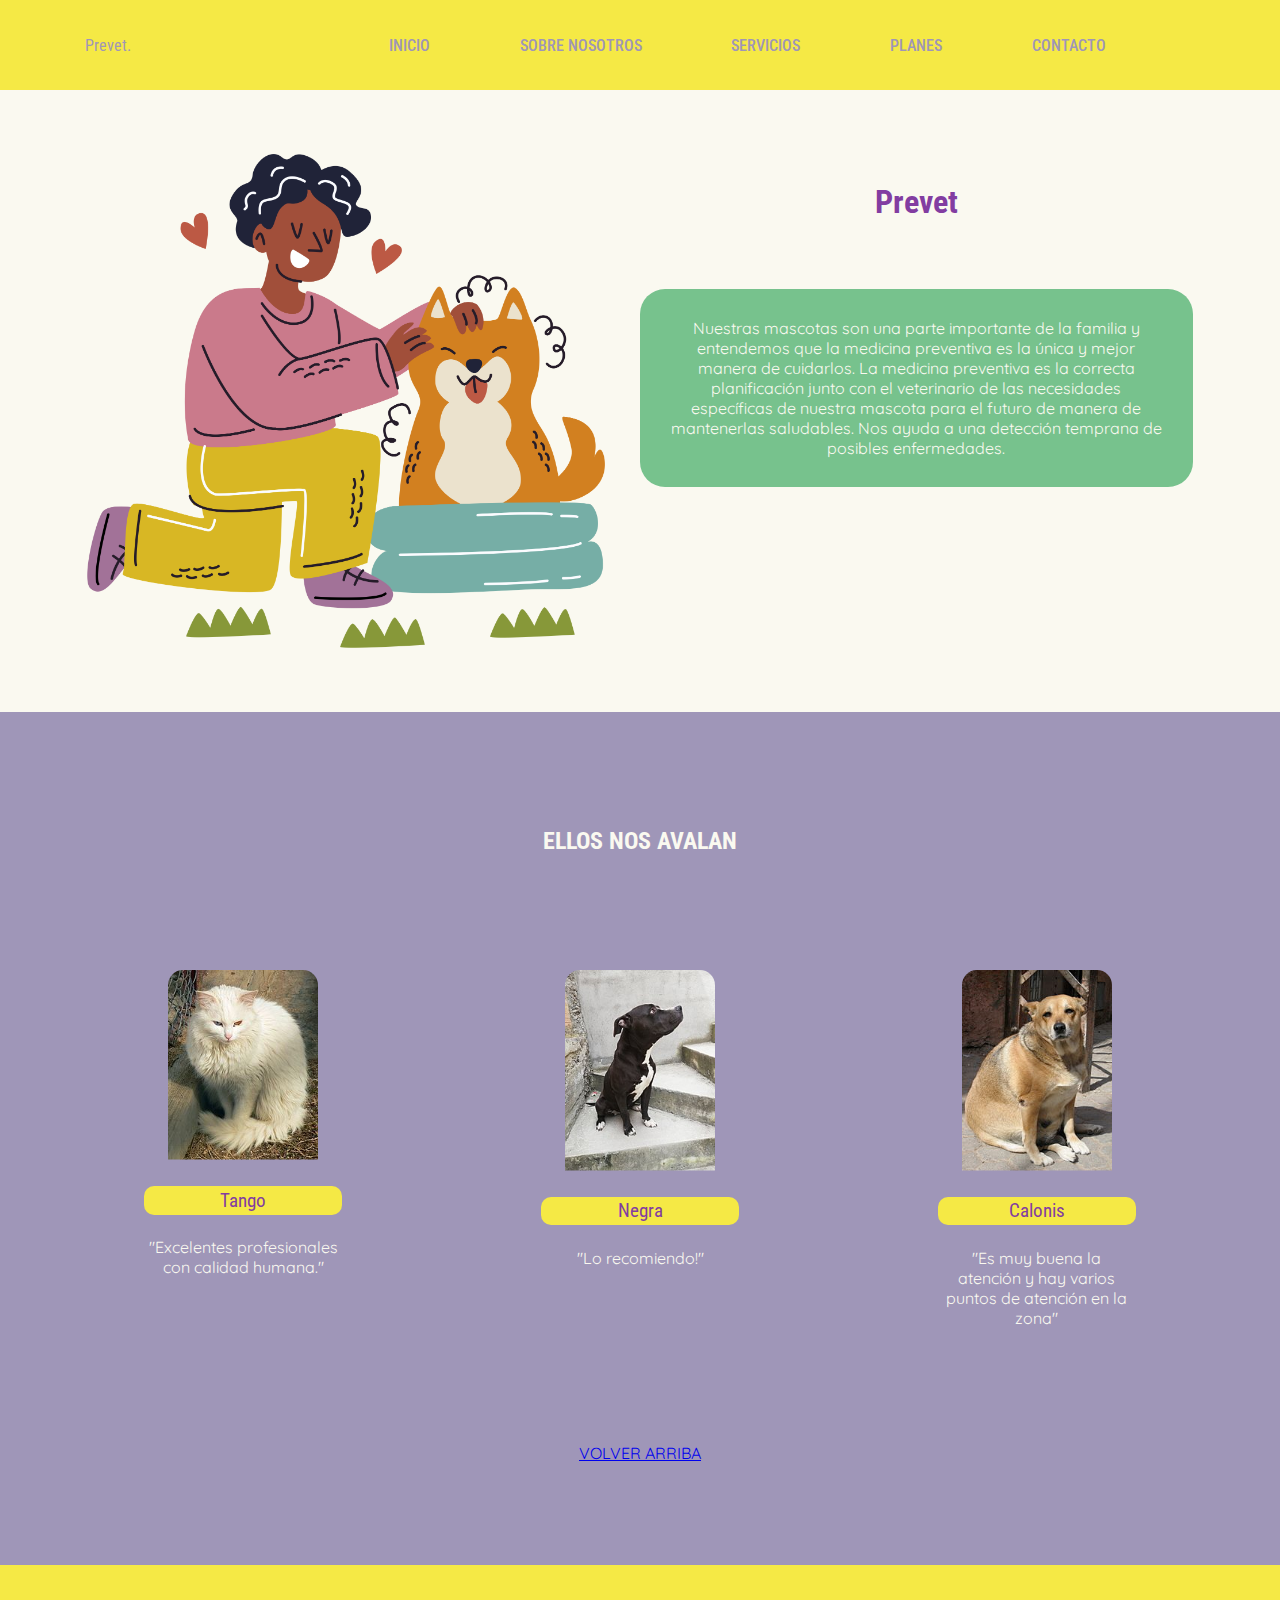
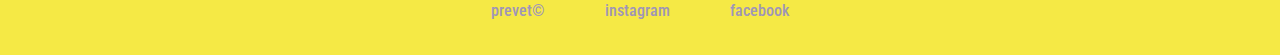
<file: index.html>
<!DOCTYPE html>
<html lang="en">

<head>
    <meta charset="UTF-8">
    <meta http-equiv="X-UA-Compatible" content="IE=edge">
    <meta name="viewport" content="width=device-width, initial-scale=1.0">
    <meta name="keywords" content="prevet, mascotas, obra social, cobertura, gatos, perros, veterinaria, salud, medicina">
    <meta name="description" content="Nuestras mascotas son una parte importante de la familia y la medicina preventiva es la mejor manera de cuidarlos. Conocenos y dales la mejor cobertura!">
    <link rel="shortcut icon" href="https://images.emojiterra.com/twitter/v13.1/512px/1f7e3.png">
    <link rel="stylesheet" href="./scss/main.css">
    <title>PREVET > INICIO</title>
    </head>
<!-- Encabezado -->

<body class="body">
    <!-- Logo + barra de navegacion -->
    <header class="header">
      <p><a href="./index.html">Prevet.</a></p>
      <nav>
          <ul class="header__ul-flex">
              <li><a href="./index.html">INICIO</a></li>
              <li><a href="./pages/sobre-nosotros.html">SOBRE NOSOTROS</a></li>
              <li><a href="./pages/servicios.html">SERVICIOS</a></li>
              <li><a href="./pages/planes.html">PLANES</a></li>
              <li><a href="./pages/contacto.html">CONTACTO</a></li>
          </ul>
      </nav>
  </header>
    <!-- Contenido principal -->
    <main class="contenido">
        <div class="grid-index">
            <img src="./recursos/imagenes/perritobañando.png" alt="perritobañando" class="contenido__imagen-index imagen-index">
            <h1 class="titulo-index">Prevet</h1>
            <p class="texto-index">Nuestras mascotas son una parte importante de la familia y entendemos que la
                medicina preventiva es la
                única
                y mejor manera de cuidarlos. La medicina preventiva es la correcta planificación junto con el
                veterinario de
                las necesidades específicas de nuestra mascota para el futuro de manera de mantenerlas saludables. Nos
                ayuda a una detección temprana de posibles
                enfermedades.
            </p>
        </div>
        <div class="contenido__opiniones">
            <section>
                <h2>ELLOS NOS AVALAN</h2>
            </section>
            <section class="secciones-index"> 
                <article>
                    <img src="./recursos/imagenes/tango.jpg" alt="Tango">
                    <h3>Tango</h3>
                    <P>"Excelentes profesionales con calidad humana."</P>
                </article>
                <article>
                    <img src="./recursos/imagenes/negra.jpg" alt="Negra">
                    <h3>Negra</h3>
                    <P>"Lo recomiendo!"</P>
                </article>
                <article>
                    <img src="./recursos/imagenes/calonis.jpg" alt="Lulu">
                    <h3>Calonis</h3>
                    <P>"Es muy buena la atención y hay varios puntos de atención en la zona"</P>
                </article>
              </section>
        </div>
        
        <a href="./index.html" #INICIO>VOLVER ARRIBA</a>
    
    </main>
    <!-- Footer -->
    <footer class="footer">
      <div>
          <p>prevet&copy;</p>
          <p>instagram</p>
          <p>facebook</p>
      </div>
  </footer>
    </body>
</html>
</file>
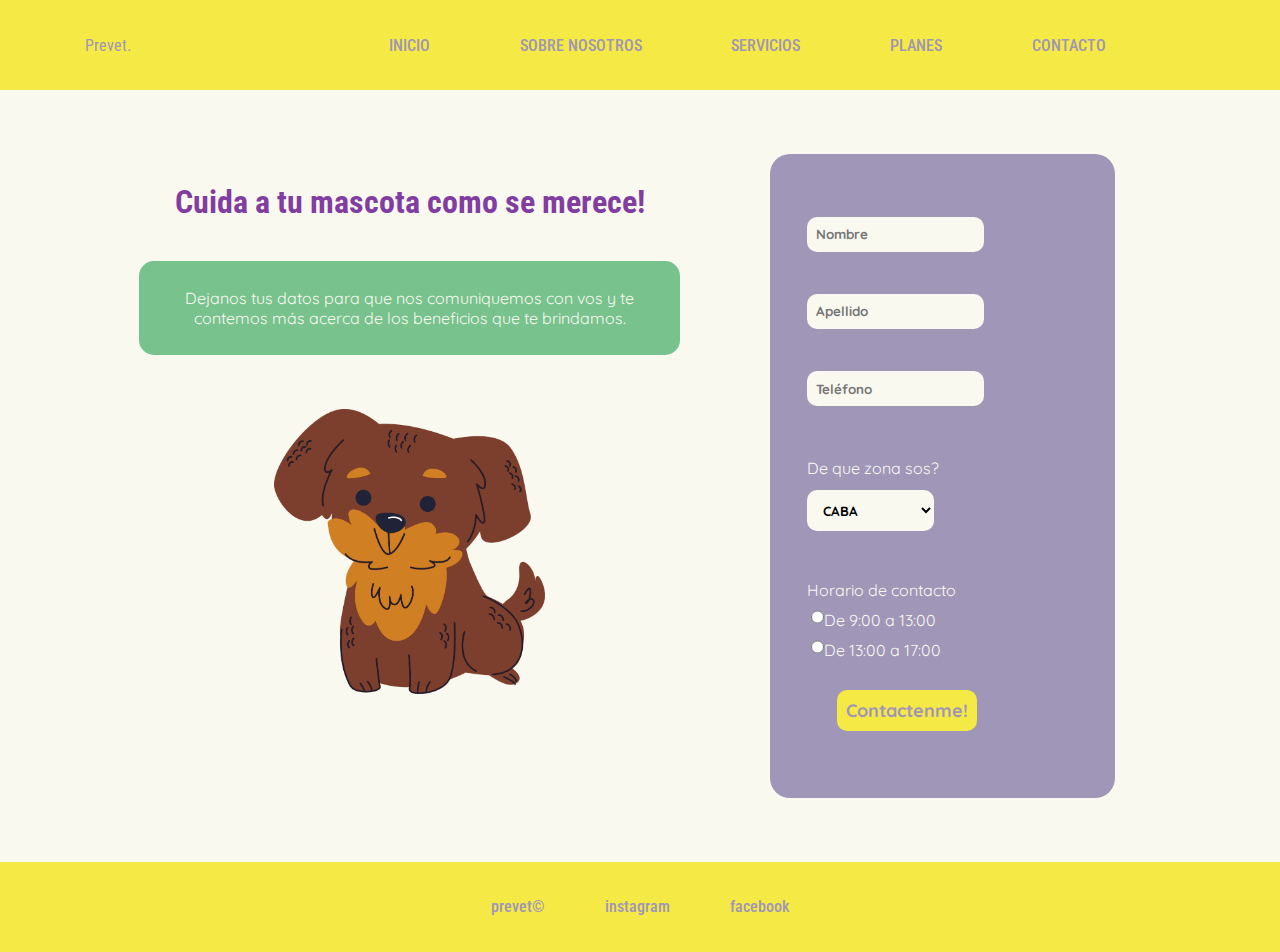
<file: pages/contacto.html>
<!DOCTYPE html>
<html lang="en">

<head>
  <meta charset="UTF-8">
  <meta http-equiv="X-UA-Compatible" content="IE=edge">
  <meta name="viewport" content="width=device-width, initial-scale=1.0">
  <meta name="keywords" content="mascotas, obra social, veterinaria, contacto, información, socios">
  <meta name="description" content="Cuida a tu mascota como se merece!
    Nos comunicamos con vos y te contemos más acerca de los beneficios de Prevet">
  <link rel="stylesheet" href="../scss/main.css">
  <link rel="shortcut icon" href="https://images.emojiterra.com/twitter/v13.1/512px/1f7e3.png">
  <title>PREVET > CONTACTO</title>
</head>

<body>
  <!-- Logo + navbar -->
  <header class="header">
    <p><a href="../index.html">Prevet.</a></p>
    <nav>
      <ul class="header__ul-flex">
        <li><a href="../index.html">INICIO</a></li>
        <li><a href="./sobre-nosotros.html">SOBRE NOSOTROS</a></li>
        <li><a href="./servicios.html">SERVICIOS</a></li>
        <li><a href="./planes.html">PLANES</a></li>
        <li><a href="./contacto.html">CONTACTO</a></li>
      </ul>
    </nav>
  </header>
  <!-- Contenido principal -->
  <main class="contenido">
    <section class="formulario-grid">
      <div class="contenido__div texto">
        <h1>Cuida a tu mascota como se merece!</h1>
        <div>
          <p>Dejanos tus datos para que nos comuniquemos con vos y te contemos más acerca de los beneficios que te
            brindamos.</p>
          <img src="../recursos/imagenes/perritomarron.png" alt="perrito-marron">
        </div>
      </div>
      <div class="contenido__div formulario">
        <form action="#" method="get"></form>
        <div>
          <input type="text" placeholder="Nombre" name="Nombre">
        </div>
        <div>
          <input type="text" placeholder="Apellido" name="Apellido">
        </div>
        <div>
          <input type="text" placeholder="Teléfono" name="Telefono">
        </div>
        <div class="contenido__div--flex">
          <p>De que zona sos?</p>
          <select name="zona">
            <option value="CABA">CABA</option>
            <option value="zona-norte">Zona Norte</option>
            <option value="zona-sur">Zona Sur</option>
            <option value="zona-oeste">Zona Oesteg</option>
          </select>
        </div>
        <div>
          <p>Horario de contacto</p>
          <div class="contenido__div--flex">
            <input type="radio" name="horario" value="9:00 a 13:00" class="radius">
            <p>De 9:00 a 13:00</p>
          </div>
          <div class="contenido__div--flex">
            <input type="radio" name="horario" value="13:00 a 17:00" class="radius">
            <p>De 13:00 a 17:00</p>
          </div>
          <div class="boton">
            <input type="submit" value="Contactenme!">
          </div>
        </div>
      </div>
    </section>
  </main>
  <!-- Footer -->
  <footer class="footer">
    <div>
      <p>prevet&copy;</p>
      <p>instagram</p>
      <p>facebook</p>
    </div>
  </footer>
</body>

</html>
</file>
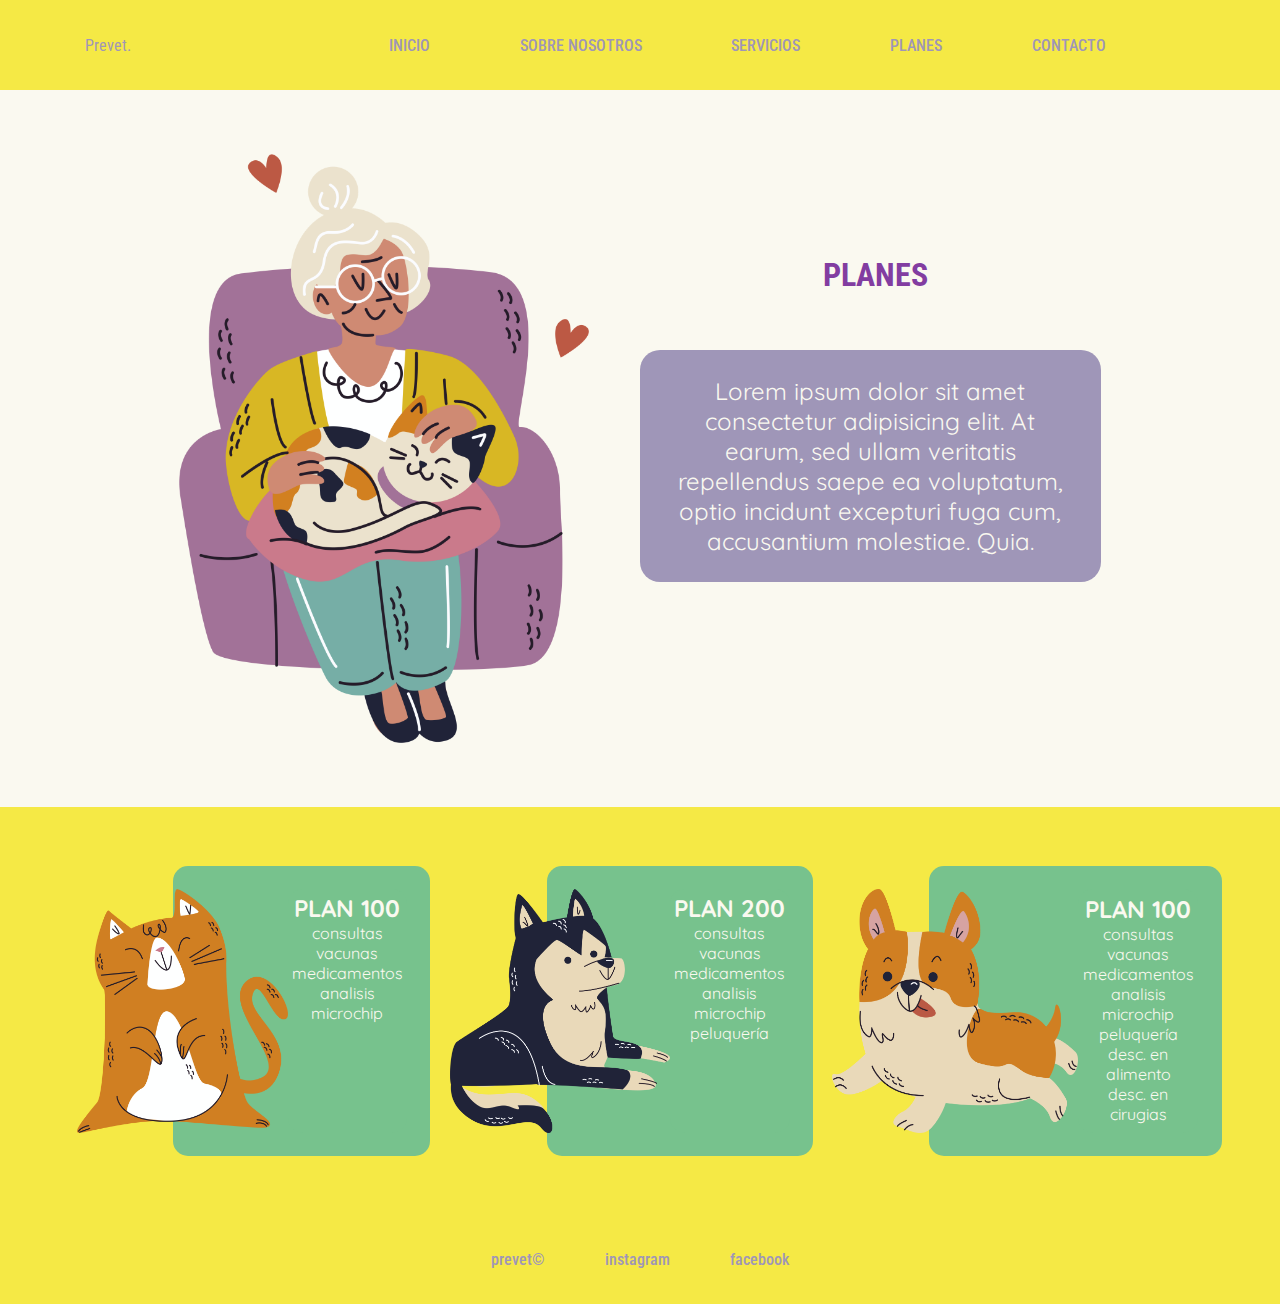
<file: pages/planes.html>
<!DOCTYPE html>
<html lang="en">

<head>
  <meta charset="UTF-8">
  <meta http-equiv="X-UA-Compatible" content="IE=edge">
  <meta name="viewport" content="width=device-width, initial-scale=1.0">
  <meta name="keywords" content="mascotas, obra social, veterinaria, planes, cobertura, precios, promoción">
  <meta name="description" content="Tenemos los planes más completos, según la necesidad de cada mascota. Conocelos!">
  <link rel="shortcut icon" href="https://images.emojiterra.com/twitter/v13.1/512px/1f7e3.png">
  <link rel="stylesheet" href="../scss/main.css">
  <title>PREVET > PLANES</title>
</head>

<body>
  <!-- Logo + navbar -->
  <header class="header">
    <p><a href="../index.html">Prevet.</a></p>
    <nav>
      <ul class="header__ul-flex">
        <li><a href="../index.html">INICIO</a></li>
        <li><a href="./sobre-nosotros.html">SOBRE NOSOTROS</a></li>
        <li><a href="./servicios.html">SERVICIOS</a></li>
        <li><a href="./planes.html">PLANES</a></li>
        <li><a href="./contacto.html">CONTACTO</a></li>
      </ul>
    </nav>
  </header>
  <!-- Contenido principal -->
  <main class="contenido">
    <section class="grid-planes">
      <img src="../recursos/imagenes/gatitoseñora.png" alt="gatitoseñora" class="imagen-planes">
      <h1 class="titulo-planes">PLANES</h1>
      <p class="texto-planes">Lorem ipsum dolor sit amet consectetur adipisicing elit. At earum, sed ullam veritatis
        repellendus saepe ea
        voluptatum, optio incidunt excepturi fuga cum, accusantium molestiae. Quia.</p>
    </section>
    <section class="contenido__planes">
      <article>
        <img src="../recursos/imagenes/gatitonaranja.png" alt="gatitonaranja">
        <div>
          <h2>PLAN 100</h2>
          <ul>consultas</ul>
          <ul>vacunas</ul>
          <ul>medicamentos</ul>
          <ul>analisis</ul>
          <ul>microchip</ul>
        </div>
      </article>
      <article>
        <img src="../recursos/imagenes/perritohusky.png" alt="perritohusky">
        <div>
          <h2>PLAN 200</h2>
          <ul>consultas</ul>
          <ul>vacunas</ul>
          <ul>medicamentos</ul>
          <ul>analisis</ul>
          <ul>microchip</ul>
          <ul>peluquería</ul>
        </div>
      </article>
      <article>
        <img src="../recursos/imagenes/perritocorgi.png" alt="perritocorgi">
        <div>
          <h2>PLAN 100</h2>
          <ul>consultas</ul>
          <ul>vacunas</ul>
          <ul>medicamentos</ul>
          <ul>analisis</ul>
          <ul>microchip</ul>
          <ul>peluquería</ul>
          <ul>desc. en alimento</ul>
          <ul>desc. en cirugias</ul>
        </div>
      </article>
    </section>
  </main>
  <!-- Footer -->
  <footer class="footer">
    <div>
      <p>prevet&copy;</p>
      <p>instagram</p>
      <p>facebook</p>
    </div>
  </footer>
</body>

</html>
</file>
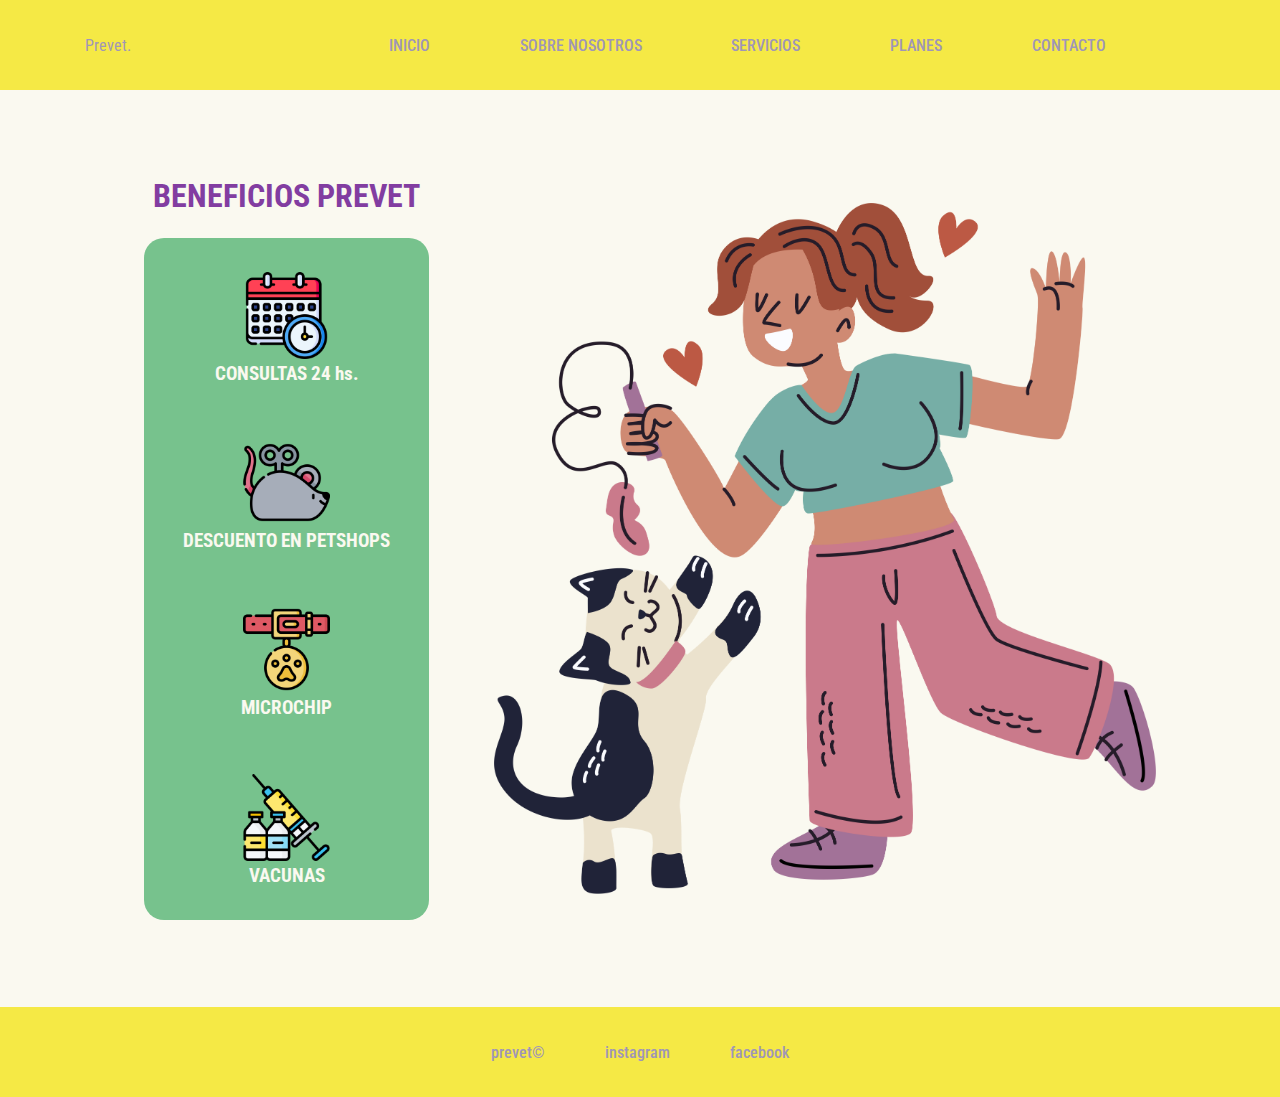
<file: pages/servicios.html>
<!DOCTYPE html>
<html lang="en">

<head>
  <meta charset="UTF-8">
  <meta http-equiv="X-UA-Compatible" content="IE=edge">
  <meta name="viewport" content="width=device-width, initial-scale=1.0">
  <meta name="keywords"
    content="servicios, beneficios, mascotas, obra social, veterinaria, consulta online, microchip, descuentos">
  <meta name="description"
    content="Te brindamos consultas online, descuentos, microchip y credencial virtual, entre otros beneficios!">
  <link rel="stylesheet" href="../scss/main.css">
  <link rel="shortcut icon" href="https://images.emojiterra.com/twitter/v13.1/512px/1f7e3.png">
  <title>PREVET > SERVICIOS</title>
</head>

<body>
  <!-- Logo + navbar -->
  <header class="header">
    <p><a href="../index.html">Prevet.</a></p>
    <nav>
      <ul class="header__ul-flex">
        <li><a href="../index.html">INICIO</a></li>
        <li><a href="./sobre-nosotros.html">SOBRE NOSOTROS</a></li>
        <li><a href="./servicios.html">SERVICIOS</a></li>
        <li><a href="./planes.html">PLANES</a></li>
        <li><a href="./contacto.html">CONTACTO</a></li>
      </ul>
    </nav>
  </header>
  <!-- Contenido principal -->
  <main class="contenido">
    <section class="contenido__beneficios">
      <div class="grid-servicios">
        <img src="../recursos/imagenes/gatitojuguete.png" alt="gatitojuguete"
          class="contenido__imagen-servicios imagen-servicios">

        <div class="contenido__servicios">
          <h1>BENEFICIOS PREVET</h1>
          <div class="contenido__items">
            <article>
              <img src="../recursos/imagenes/calendario.png" alt="consultas">
              <h3>CONSULTAS 24 hs.</h3>
            </article>
            <article>
              <img src="../recursos/imagenes/raton.png" alt="petshop">
              <h3>DESCUENTO EN PETSHOPS</h3>
            </article>
            <article>
              <img src="../recursos/imagenes/collar.png" alt="microchip">
              <h3>MICROCHIP</h3>
            </article>
            <article>
              <img src="../recursos/imagenes/vacunas.png" alt="vacunas">
              <h3>VACUNAS</h3>
            </article>
          </div>
        </div>
      </div>
    </section>
  </main>
  <!-- Footer -->
  <footer class="footer">
    <div>
      <p>prevet&copy;</p>
      <p>instagram</p>
      <p>facebook</p>
    </div>
  </footer>
</body>

</html>
</file>
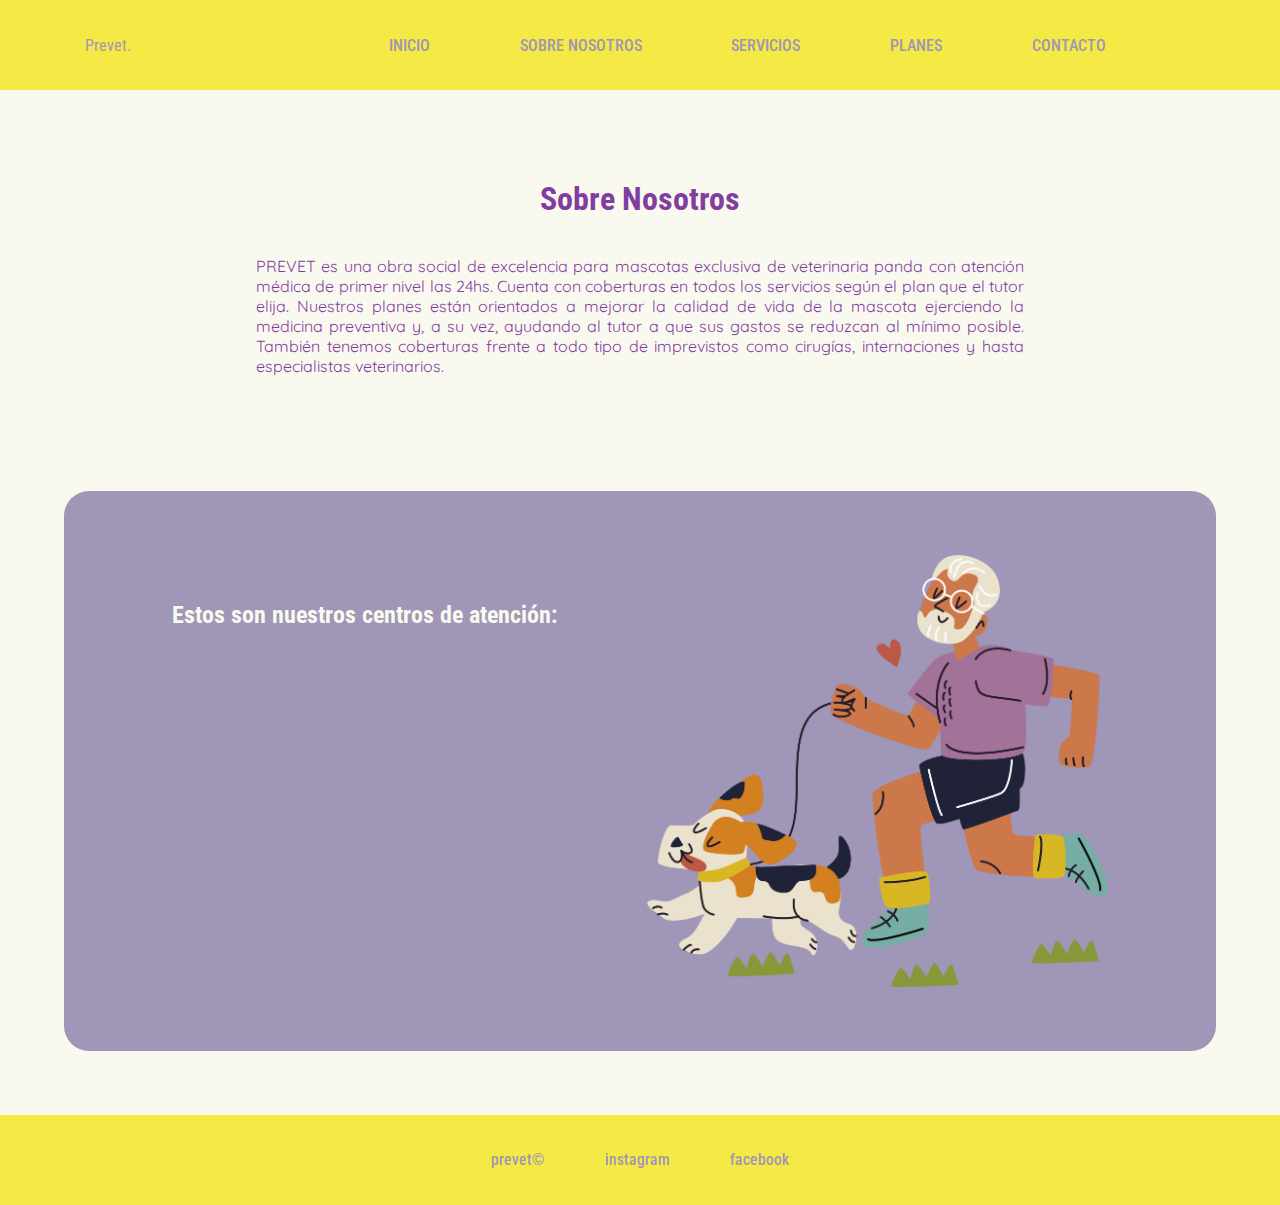
<file: pages/sobre-nosotros.html>
<!DOCTYPE html>
<html lang="en">

<head>
  <meta charset="UTF-8">
  <meta http-equiv="X-UA-Compatible" content="IE=edge">
  <meta name="viewport" content="width=device-width, initial-scale=1.0">
  <meta name="keywords"
    content="prevet, obra social, mascotas, veterinaria, atención médica, calidad de vida, cobertura, ubicacion, mapa">
  <meta name="description"
    content="PREVET es una obra social de excelencia para mascotas, con atención médica de primer nivel las 24hs. Estas son nuestras sucursales.">
  <link rel="shortcut icon" href="https://images.emojiterra.com/twitter/v13.1/512px/1f7e3.png">
  <link rel="stylesheet" href="../scss/main.css">
  <title>PREVET > SOBRE NOSOTROS</title>

</head>

<body>
  <!-- Logo + navbar -->
  <header class="header">
    <p><a href="../index.html">Prevet.</a></p>
    <nav>
      <ul class="header__ul-flex">
        <li><a href="../index.html">INICIO</a></li>
        <li><a href="./sobre-nosotros.html">SOBRE NOSOTROS</a></li>
        <li><a href="./servicios.html">SERVICIOS</a></li>
        <li><a href="./planes.html">PLANES</a></li>
        <li><a href="./contacto.html">CONTACTO</a></li>
      </ul>
    </nav>
  </header>
  <!-- Contenido principal -->
  <main class="contenido">
    <div class="contenido__nosotros">
      <h1>Sobre Nosotros</h1>
    <p>PREVET es una obra social de excelencia para mascotas exclusiva de veterinaria panda con atención médica de
      primer nivel las 24hs. Cuenta con coberturas en todos los servicios según el plan que el tutor elija.
      Nuestros planes están orientados a mejorar la calidad de vida de la mascota ejerciendo la medicina
      preventiva y, a su vez, ayudando al tutor a que sus gastos se reduzcan al mínimo posible. También tenemos
      coberturas frente a todo tipo de imprevistos como cirugías, internaciones y hasta especialistas
      veterinarios.</p>
    </div>
    <div class="contenido__mapa">
      <div>
        <h3>Estos son nuestros centros de atención:</h3>
        <iframe
          src="https://www.google.com/maps/embed?pb=!1m18!1m12!1m3!1d841729.3444199716!2d-59.113769938055526!3d-34.502751136128694!2m3!1f0!2f0!3f0!3m2!1i1024!2i768!4f13.1!3m3!1m2!1s0x95bcb3faddba8be7%3A0x93e8f54e16d05cc5!2sBuenos%20Aires%20Metropolitan%20Area!5e0!3m2!1ses!2sar!4v1684171802270!5m2!1ses!2sar"
          width="280" height="280" style="border:0;" allowfullscreen="" loading="lazy"
          referrerpolicy="no-referrer-when-downgrade"></iframe>
      </div>
      <img src="../recursos/imagenes/perritocorriendo.png" alt="perritocorriendo" class="contenido__imagen-nosotros">
    </div>
  </main>
  <!-- Footer -->
  <footer class="footer">
    <div>
      <p>prevet&copy;</p>
      <p>instagram</p>
      <p>facebook</p>
    </div>
  </footer>
</body>

</html>
</file>
<file: scss/main.css>
@import url("https://fonts.googleapis.com/css2?family=Quicksand:wght@300;500;700&family=Roboto+Condensed:wght@300;400&display=swap");
* {
  margin: 0;
  padding: 0;
}

.formato, .contenido {
  display: flex;
  flex-direction: column;
  align-items: center;
  justify-content: center;
}

.header {
  background-color: #f5e945;
  color: #823da1;
  width: 100%;
  text-align: center;
  font-family: "Quicksand", sans-serif;
  display: flex;
  flex-direction: row;
  justify-content: space-around;
  align-items: center;
  text-align: center;
  height: 10vh;
}
.header h1 {
  font-family: "Roboto Condensed", sans-serif;
}
.header a {
  text-decoration: none;
  color: #9F96B8;
  font-family: "Roboto Condensed", sans-serif;
}
.header nav {
  width: 70%;
}
.header__ul-flex {
  display: flex;
  flex-direction: row;
  justify-content: space-evenly;
  list-style: none;
  font-weight: 500;
}

@media (max-width: 375px) {
  .header {
    background-color: #f5e945;
    color: #823da1;
    width: 100%;
    text-align: center;
    font-family: "Quicksand", sans-serif;
    flex-direction: column;
    height: 15vh;
    display: flex;
    justify-content: space-evenly;
  }
  .header h1 {
    font-family: "Roboto Condensed", sans-serif;
  }
  .header p a {
    font-size: xx-large;
  }
  .header__ul-flex {
    display: flex;
    flex-direction: row;
    justify-content: space-between;
  }
  nav {
    width: 85%;
    font-size: x-small;
  }
}
.contenido {
  background-color: #faf9f0;
  color: #823da1;
  width: 100%;
  text-align: center;
  font-family: "Quicksand", sans-serif;
}
.contenido h1 {
  font-family: "Roboto Condensed", sans-serif;
}

.footer div {
  background-color: #f5e945;
  color: #823da1;
  width: 100%;
  text-align: center;
  font-family: "Quicksand", sans-serif;
  display: flex;
  justify-content: center;
  align-items: center;
  height: 10vh;
}
.footer div h1 {
  font-family: "Roboto Condensed", sans-serif;
}
.footer div p {
  padding: 30px;
  font-weight: 500;
  color: #9F96B8;
  font-family: "Roboto Condensed", sans-serif;
}

@media (max-width: 375px) {
  .footer div p {
    padding: 10px;
  }
}
.contenido h1 {
  font-weight: bold;
}
.contenido__imagen-index {
  width: 85%;
  padding-left: 4%;
}
.contenido__opiniones {
  background-color: #9F96B8;
  width: 100%;
}
.contenido__opiniones h2 {
  padding: 9%;
  font-family: "Roboto Condensed", sans-serif;
  color: #faf9f0;
}
.contenido__opiniones .secciones-index {
  display: flex;
  flex-direction: row;
  justify-content: center;
  padding-bottom: 9%;
}
.contenido__opiniones .secciones-index article {
  padding: 0% 3% 0% 3%;
  width: 25%;
}
.contenido__opiniones .secciones-index h3 {
  background-color: #f5e945;
  border-radius: 10px;
  font-family: "Roboto Condensed", sans-serif;
  color: #823da1;
  font-weight: 400;
  width: 60%;
  padding: 1%;
  margin: auto;
}
.contenido__opiniones .secciones-index img {
  width: 150px;
  padding-bottom: 7%;
  border-radius: 15px;
}
.contenido__opiniones .secciones-index p {
  color: #faf9f0;
  padding-top: 7%;
  width: 60%;
  margin: auto;
}
.contenido a {
  background-color: #9F96B8;
  width: 100%;
  padding-bottom: 8%;
}

.grid-index {
  padding: 5%;
  display: grid;
  grid-template-columns: 1fr 1fr;
  grid-template-rows: 1fr 1fr 1fr 1fr;
  grid-template-areas: "imagen-index titulo-index" "imagen-index texto-index" "imagen-index texto-index" "imagen-index texto-index";
}

.imagen-index {
  width: 90%;
  grid-area: imagen-index;
}

.titulo-index {
  font-family: "Roboto Condensed", sans-serif;
  font-weight: 400;
  padding: 5% 7% 5% 3%;
  grid-area: titulo-index;
}

.texto-index {
  background-color: #77c28d;
  color: #faf9f0;
  padding: 5%;
  margin: 2% 4% 2% 0%;
  height: -moz-fit-content;
  height: fit-content;
  border-radius: 25px;
  grid-area: texto-index;
}

@media (max-width: 500px) {
  .contenido__opiniones .secciones-index {
    display: flex;
    flex-direction: column;
  }
  .contenido__opiniones .secciones-index article {
    padding: 5%;
    width: auto;
  }
  .contenido__opiniones .secciones-index h3 {
    width: 35%;
  }
  .contenido__opiniones .secciones-index p {
    width: 60%;
    margin: auto;
    padding-bottom: 15%;
  }
  .contenido__opiniones .secciones-index img {
    width: 150px;
  }
  .contenido a {
    background-color: #9F96B8;
    width: 100%;
    padding-bottom: 8%;
  }
  .grid-index {
    display: flex;
    flex-direction: column;
    justify-content: center;
  }
  .texto-index {
    margin: auto;
    width: 70%;
  }
}
.contenido__nosotros h1 {
  padding-top: 7%;
  margin-bottom: 3%;
}
.contenido__nosotros p {
  width: 60%;
  padding-bottom: 4%;
  margin: auto;
  text-align: justify;
}
.contenido__mapa {
  background-color: #9F96B8;
  border-radius: 25px;
  padding: 5%;
  margin: 5%;
  width: 80%;
  display: flex;
  align-items: center;
  justify-content: space-around;
}
.contenido__mapa h3 {
  font-family: "Roboto Condensed", sans-serif;
  font-size: x-large;
  color: #faf9f0;
  padding-bottom: 7%;
}
.contenido__imagen-nosotros {
  width: 45%;
}

@media (max-width: 375px) {
  .contenido__nosotros h1 {
    padding-top: 7%;
    margin-bottom: 3%;
  }
  .contenido__nosotros p {
    width: 80%;
    padding-bottom: 4%;
    margin: auto;
    text-align: left;
  }
  .contenido__imagen-nosotros {
    padding: 7%;
    width: 80%;
  }
  .contenido__mapa {
    background-color: #9F96B8;
    border-radius: 25px;
    padding: 5%;
    margin: 5%;
    width: 80%;
    display: flex;
    flex-direction: column;
    align-items: center;
    justify-content: space-around;
  }
  .contenido__mapa div iframe {
    width: 80%;
  }
  .contenido__mapa div iframe h3 {
    color: #faf9f0;
  }
}
.contenido__beneficios h1 {
  padding-top: 7%;
}
.contenido__imagen-servicios {
  width: 80%;
  padding: 5%;
}
.contenido__servicios {
  padding-left: 20%;
  margin: auto;
}
.contenido__servicios div {
  background-color: #77c28d;
  border-radius: 20px;
  padding: 2%;
  margin: 7%;
}
.contenido__servicios div article {
  padding: 10%;
}
.contenido__servicios div article img {
  width: 40%;
}
.contenido__servicios div article h3 {
  font-family: "Roboto Condensed", sans-serif;
  color: #faf9f0;
}

.grid-servicios {
  padding: 5% 0% 5% 3%;
  align-items: center;
  display: grid;
  grid-template-columns: 1fr 1fr 1fr;
  grid-template-rows: 1fr;
  grid-template-areas: "servicios imagen-servicios imagen-servicios";
}

.servicios {
  grid-area: servicios;
}

.imagen-servicios {
  grid-area: imagen-servicios;
}

@media (max-width: 375px) {
  .contenido__servicios {
    padding-left: 0%;
    margin: auto;
  }
  .grid-servicios {
    display: flex;
    flex-direction: column;
    justify-content: center;
    padding-right: 3%;
  }
  .imagen-servicios {
    margin: auto;
  }
}
.contenido__planes {
  display: flex;
  background-color: #f5e945;
  padding-left: 9%;
}
.contenido__planes article {
  color: #faf9f0;
  display: flex;
  justify-content: right;
  background-color: #77c28d;
  border-radius: 15px;
  padding: 2%;
  margin: 5%;
}
.contenido__planes article div {
  background-color: #77c28d;
  border-radius: 15px;
  padding: 2%;
}
.contenido__planes article img {
  width: 100%;
}

.grid-planes {
  width: 80%;
  margin: 5%;
  display: grid;
  grid-template-columns: 1fr 1fr;
  grid-template-rows: 1fr 1fr 1fr;
  grid-template-areas: "imagen-planes titulo-planes" "imagen-planes texto-planes" "imagen-planes texto-planes";
}

.imagen-planes {
  width: 80%;
  padding-left: 10%;
  grid-area: imagen-planes;
}

.titulo-planes {
  padding-right: 8%;
  font-weight: 400;
  margin-top: 20%;
  grid-area: titulo-planes;
}

.texto-planes {
  background-color: #9F96B8;
  color: #faf9f0;
  border-radius: 20px;
  width: 80%;
  padding: 5%;
  height: -moz-fit-content;
  height: fit-content;
  grid-area: texto-planes;
  font-size: x-large;
}

@media (max-width: 375px) {
  .contenido__planes {
    display: flex;
    flex-direction: column;
    flex-wrap: wrap;
    align-items: center;
  }
  .contenido__planes article {
    display: flex;
    justify-content: center;
    width: 50%;
    flex-wrap: wrap;
  }
  .contenido__planes article div {
    background-color: #77c28d;
    border-radius: 15px;
    padding: 2%;
  }
  .contenido__planes article img {
    width: 100%;
  }
  .grid-planes {
    display: flex;
    flex-direction: column;
  }
  .imagen-planes {
    width: 80%;
    padding-left: 0%;
    margin: auto;
  }
  .titulo-planes {
    padding-right: 0%;
    padding-bottom: 10%;
    margin: auto;
    font-weight: 400;
    margin-top: 20%;
  }
  .texto-planes {
    padding: 5%;
    height: -moz-fit-content;
    height: fit-content;
    margin: auto;
    font-size: medium;
  }
}
.contenido__div {
  padding: 5%;
  width: 80%;
}
.contenido__div h1 {
  padding-bottom: 4%;
}
.contenido__div p {
  padding-top: 4%;
}
.contenido__div img {
  width: 50%;
  padding: 10%;
}
.contenido__div div {
  margin: 3%;
}
.contenido__div div .boton {
  margin: 20%;
}
.contenido__div div .boton input {
  font-weight: bold;
  padding: 10%;
  background-color: #f5e945;
  color: #9F96B8;
  font-size: large;
  border-style: none;
}
.contenido__div input {
  padding: 6%;
  border-radius: 10px;
  font-family: "Quicksand", sans-serif;
  background-color: #faf9f0;
  border-style: none;
  font-weight: bold;
}
.contenido__div select {
  margin-top: 5%;
  padding: 5%;
  border-radius: 10px;
  font-family: "Quicksand", sans-serif;
  background-color: #faf9f0;
  border-style: none;
  color: black;
  font-weight: bold;
}
.contenido__div--flex {
  display: flex;
  flex-wrap: wrap;
}
.contenido__div--flex .radius {
  padding: 10%;
}

.formulario-grid {
  padding: 5%;
  display: grid;
  justify-items: center;
  grid-template-columns: 1fr 1fr;
  grid-template-rows: 1fr;
  grid-template-areas: "texto formulario";
}

.texto {
  width: 100%;
  padding-left: 25%;
  grid-area: texto;
}
.texto p {
  background-color: #77c28d;
  padding: 5%;
  border-radius: 15px;
  color: #faf9f0;
}

.formulario {
  display: flex;
  flex-direction: column;
  align-items: flex-start;
  justify-content: space-between;
  margin-left: 5%;
  grid-area: formulario;
  background-color: #9F96B8;
  border-radius: 20px;
  width: 50%;
  color: #faf9f0;
}

@media (max-width: 375px) {
  .formulario-grid {
    display: contents;
  }
  .formulario {
    width: 60%;
    margin-bottom: 10%;
  }
  .texto {
    width: 90%;
    padding-left: 8%;
  }
  .texto div {
    display: flex;
    flex-direction: row-reverse;
    padding-left: 5%;
  }
}/*# sourceMappingURL=main.css.map */
</file>
